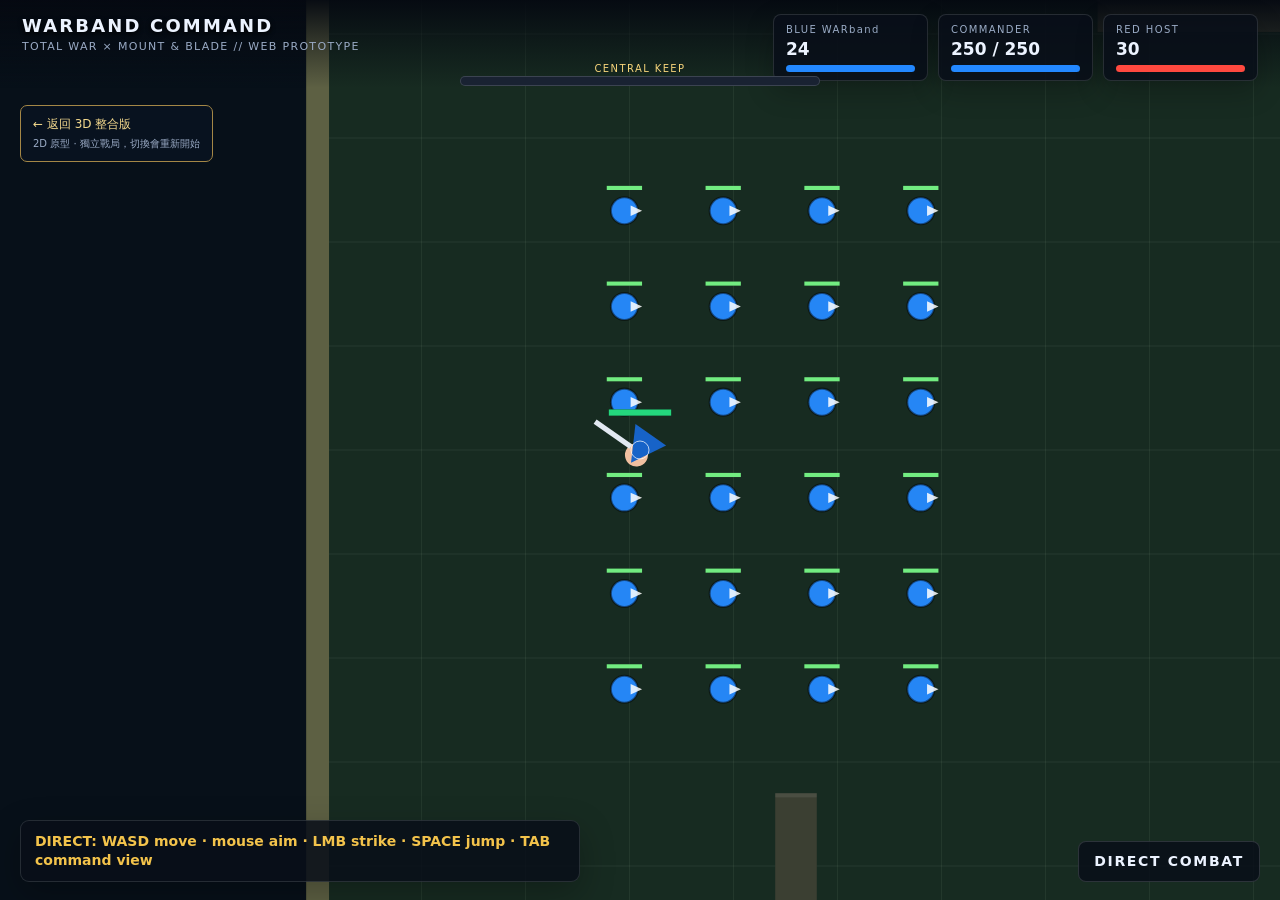
<file: classic/index.html>
<!doctype html>
<html lang="zh-Hant">
<head>
  <meta charset="utf-8" />
  <meta name="viewport" content="width=device-width,initial-scale=1" />
  <title>Warband Command — 2D 原型</title>
  <style>
    :root { color-scheme: dark; --ink:#ecf3ff; --muted:#9aabc5; --panel:rgba(9,14,25,.86); --blue:#2388ff; --red:#ff493f; --gold:#f3c34b; }
    * { box-sizing:border-box; }
    html,body { margin:0; width:100%; height:100%; overflow:hidden; background:#071019; color:var(--ink); font:14px/1.35 "Segoe UI",system-ui,sans-serif; }
    #game { position:fixed; inset:0; width:100%; height:100%; display:block; cursor:crosshair; }
    .top { pointer-events:none; position:fixed; left:0; right:0; top:0; height:88px; display:flex; align-items:flex-start; justify-content:space-between; padding:14px 22px; background:linear-gradient(180deg,rgba(5,9,17,.96),rgba(5,9,17,.45),transparent); }
    .brand { letter-spacing:.12em; font-weight:800; font-size:18px; text-transform:uppercase; text-shadow:0 2px 5px #000; }
    .sub { color:var(--muted); font-size:11px; letter-spacing:.12em; margin-top:2px; }
    .stats { display:flex; gap:10px; align-items:center; }
    .card { min-width:155px; padding:8px 12px; background:var(--panel); border:1px solid rgba(255,255,255,.12); border-radius:8px; box-shadow:0 10px 28px rgba(0,0,0,.24); }
    .label { color:var(--muted); font-size:10px; letter-spacing:.14em; }
    .value { font-weight:800; font-size:17px; margin-top:1px; }
    .bar { height:7px; margin-top:5px; border-radius:4px; background:#1e2838; overflow:hidden; }
    .bar i { display:block; height:100%; width:50%; background:var(--blue); transition:width .15s; }
    .bar.red i { background:var(--red); }
    .keep { position:fixed; left:50%; top:62px; transform:translateX(-50%); width:min(360px,40vw); text-align:center; pointer-events:none; }
    .keep .label { display:block; color:#f6d47a; }
    .keepbar { position:relative; height:10px; background:#192232; border:1px solid rgba(255,255,255,.15); border-radius:5px; overflow:hidden; }
    .keepbar i { position:absolute; top:0; bottom:0; left:50%; width:0; background:var(--blue); transition:all .2s; }
    .keepbar i.red { background:var(--red); }
    .bottom { position:fixed; left:20px; bottom:18px; max-width:560px; padding:11px 14px; border:1px solid rgba(255,255,255,.12); border-radius:9px; background:var(--panel); color:#d8e2f2; box-shadow:0 12px 34px rgba(0,0,0,.26); pointer-events:none; }
    .bottom b { color:var(--gold); }
    .mode { position:fixed; right:20px; bottom:18px; padding:10px 15px; border-radius:8px; background:var(--panel); border:1px solid rgba(255,255,255,.14); font-weight:800; letter-spacing:.12em; pointer-events:none; }
    .mode.command { color:var(--gold); border-color:rgba(243,195,75,.45); }
    #end { display:none; position:fixed; inset:0; place-items:center; background:rgba(0,0,0,.67); text-align:center; }
    #end.show { display:grid; }
    #end h1 { margin:0; font-size:clamp(30px,6vw,70px); letter-spacing:.05em; color:var(--gold); text-shadow:0 4px 20px #000; }
    #end.lose h1 { color:#ff6259; }
    #end p { color:#dbe8f8; font-size:16px; }
    .reticle { position:fixed; left:50%; top:50%; width:19px; height:19px; transform:translate(-50%,-50%); border:1px solid rgba(255,255,255,.7); border-radius:50%; pointer-events:none; }
    @media (max-width:700px) { .stats { gap:4px; } .card { min-width:88px; padding:6px 8px; } .card .label { font-size:8px; } .value { font-size:13px; } .keep { top:78px; } .bottom { font-size:11px; max-width:calc(100vw - 40px); } }
      .integrated-nav{position:fixed;top:105px;left:20px;z-index:10;padding:10px 12px;background:#091321ed;border:1px solid #a48746;border-radius:7px;font-size:12px}
    .integrated-nav a{color:#f3d98d;text-decoration:none}.integrated-nav small{display:block;color:#9aabc5;margin-top:5px}
    @media(max-width:700px){.brand{font-size:12px}.sub{max-width:150px;font-size:8px}.integrated-nav{top:120px;left:10px;font-size:11px}.bottom{bottom:65px}.keep{width:60vw}}
  </style>
</head>
<body>
  <canvas id="game"></canvas>
  <nav class="integrated-nav"><a href="../">← 返回 3D 整合版</a><small>2D 原型 · 獨立戰局，切換會重新開始</small></nav>
  <div class="top">
    <div><div class="brand">WARBAND COMMAND</div><div class="sub">TOTAL WAR × MOUNT &amp; BLADE // WEB PROTOTYPE</div></div>
    <div class="stats">
      <div class="card"><div class="label">BLUE WARband</div><div class="value" id="blue">24</div><div class="bar"><i id="blueBar"></i></div></div>
      <div class="card"><div class="label">COMMANDER</div><div class="value" id="heroText">250 / 250</div><div class="bar"><i id="heroBar"></i></div></div>
      <div class="card"><div class="label">RED HOST</div><div class="value" id="red">30</div><div class="bar red"><i id="redBar"></i></div></div>
    </div>
  </div>
  <div class="keep"><span class="label">CENTRAL KEEP</span><div class="keepbar"><i id="keepBar"></i></div></div>
  <div class="bottom"><b id="hintMode">DIRECT:</b></div>
  <div class="mode" id="mode">DIRECT COMBAT</div>
  <div class="reticle" id="reticle"></div>
  <div id="end"><div><h1 id="endTitle">VICTORY</h1><p id="endReason"></p><p>Press <b>R</b> to fight again</p></div></div>
  <script>
  (() => {
    'use strict';
    const canvas = document.getElementById('game');
    const ctx = canvas.getContext('2d');
    const ui = { blue:document.getElementById('blue'), red:document.getElementById('red'), blueBar:document.getElementById('blueBar'), redBar:document.getElementById('redBar'), heroText:document.getElementById('heroText'), heroBar:document.getElementById('heroBar'), keepBar:document.getElementById('keepBar'), mode:document.getElementById('mode'), hint:document.getElementById('hintMode'), reticle:document.getElementById('reticle'), end:document.getElementById('end'), endTitle:document.getElementById('endTitle'), endReason:document.getElementById('endReason') };
    const world = { w:2400, h:1600, keep:{x:0,y:0,r:245}, hero:{x:-890,y:0,r:24,hp:250,maxHp:250,angle:0,cool:0,attackFx:0}, units:[], mode:'direct', keys:new Set(), mouse:{x:0,y:0,down:false}, drag:null, selected:new Set(), capture:0, ended:false, win:false, time:0, view:{x:0,y:0,zoom:1} };
    let W=innerWidth, H=innerHeight, dpr=Math.min(devicePixelRatio||1,2);
    const clamp=(v,a,b)=>Math.max(a,Math.min(b,v));
    const dist=(a,b)=>Math.hypot(a.x-b.x,a.y-b.y);
    const norm=(x,y)=>{const n=Math.hypot(x,y)||1; return {x:x/n,y:y/n};};
    const alive=u=>u.hp>0;
    function resize(){ W=innerWidth; H=innerHeight; dpr=Math.min(devicePixelRatio||1,2); canvas.width=W*dpr; canvas.height=H*dpr; canvas.style.width=W+'px'; canvas.style.height=H+'px'; ctx.setTransform(dpr,0,0,dpr,0,0); }
    addEventListener('resize',resize); resize();
    function addUnit(team,x,y,row,col){ world.units.push({team,x,y,hp:100,maxHp:100,r:13,speed:team===0?108:98,angle:team===0?0:Math.PI,attack:0,flash:0,order:null,target:null,selected:false,row,col}); }
    function reset(){
      world.keys.clear(); world.drag=null; world.mouse.down=false; world.units=[]; world.selected.clear(); world.capture=0; world.ended=false; world.win=false; world.time=0; world.mode='direct'; world.hero={x:-890,y:0,r:24,hp:250,maxHp:250,angle:0,cool:0,attackFx:0};
      for(let r=0;r<4;r++) for(let c=0;c<6;c++) addUnit(0,-620-r*95,(c-2.5)*92,r,c);
      for(let r=0;r<5;r++) for(let c=0;c<6;c++) addUnit(1,730+r*92,(c-2.5)*92,r,c);
      ui.end.classList.remove('show','lose'); setMode('direct');
    }
    function setMode(m){ world.drag=null; world.mouse.down=false; world.mode=m; ui.mode.textContent=m==='command'?'COMMAND MODE':'DIRECT COMBAT'; ui.mode.classList.toggle('command',m==='command'); ui.hint.textContent=m==='command'?'COMMAND: drag select · Q all · RMB move / attack · TAB direct':'DIRECT: WASD move · mouse aim · LMB strike · SPACE jump · TAB command view'; ui.reticle.style.display=m==='command'?'none':'block'; canvas.style.cursor=m==='command'?'default':'crosshair'; }
    function screenToWorld(sx,sy){ const z=world.mode==='command'?.5:1.04; const vx=world.mode==='command'?0:world.hero.x; const vy=world.mode==='command'?0:world.hero.y; return {x:(sx-W/2)/z+vx,y:(sy-H/2)/z+vy}; }
    function worldToScreen(x,y){ const z=world.mode==='command'?.5:1.04; const vx=world.mode==='command'?0:world.hero.x; const vy=world.mode==='command'?0:world.hero.y; return {x:(x-vx)*z+W/2,y:(y-vy)*z+H/2}; }
    function unitAt(p){ let hit=null, best=42; for(const u of world.units){ if(!alive(u)) continue; const d=dist(u,p); if(d<best){best=d;hit=u;} } return hit; }
    function damage(u,n){ if(!u||!alive(u))return; u.hp-=n; u.flash=.12; if(u.hp<=0){u.hp=0; world.selected.delete(u);u.selected=false;} }
    function heroAttack(){ if(world.hero.cool>0||world.ended)return; world.hero.cool=.42; world.hero.attackFx=.22; let best=null,bd=235; for(const u of world.units){ if(u.team===0||!alive(u))continue; const d=dist(world.hero,u); if(d<bd){bd=d;best=u;} } if(best) damage(best,46); }
    function completeSelection(){ if(!world.drag)return; const a=world.drag.a,b=world.drag.b; const minX=Math.min(a.x,b.x),maxX=Math.max(a.x,b.x),minY=Math.min(a.y,b.y),maxY=Math.max(a.y,b.y); const click=Math.hypot(a.x-b.x,a.y-b.y)<12; world.selected.clear(); for(const u of world.units){u.selected=false;if(u.team!==0||!alive(u))continue; const s=worldToScreen(u.x,u.y); if(click?Math.hypot(s.x-b.x,s.y-b.y)<42:(s.x>=minX&&s.x<=maxX&&s.y>=minY&&s.y<=maxY)){u.selected=true;world.selected.add(u);} } world.drag=null; }
    function issueOrder(screenPoint=world.mouse){ if(world.selected.size===0)return; const p=screenToWorld(screenPoint.x,screenPoint.y); const target=unitAt(p); const selected=[...world.selected]; if(target&&target.team===1){for(const u of selected)u.target=target,u.order=null;return;} const cols=Math.max(1,Math.ceil(Math.sqrt(selected.length))); selected.forEach((u,i)=>{const row=Math.floor(i/cols),col=i%cols;u.target=null;u.order={x:p.x+(col-(cols-1)/2)*52,y:p.y-row*52};}); }
    function update(dt){
      if(world.ended)return; world.time+=dt; world.hero.cool=Math.max(0,world.hero.cool-dt); world.hero.attackFx=Math.max(0,world.hero.attackFx-dt);
      if(world.mode==='direct'){let dx=(world.keys.has('d')?1:0)-(world.keys.has('a')?1:0),dy=(world.keys.has('s')?1:0)-(world.keys.has('w')?1:0);if(dx||dy){const n=norm(dx,dy);world.hero.x+=n.x*360*dt;world.hero.y+=n.y*360*dt;} world.hero.x=clamp(world.hero.x,-world.worldHalfX(),world.worldHalfX());world.hero.y=clamp(world.hero.y,-world.worldHalfY(),world.worldHalfY()); const p=screenToWorld(world.mouse.x,world.mouse.y);world.hero.angle=Math.atan2(p.y-world.hero.y,p.x-world.hero.x); }
      for(const u of world.units){ if(!alive(u))continue; u.attack=Math.max(0,u.attack-dt);u.flash=Math.max(0,u.flash-dt); let t=u.target&&alive(u.target)&&u.target.team!==u.team?u.target:null; if(!t){u.target=null;let best=null,br=u.team===1?470:340; for(const v of world.units){if(!alive(v)||v.team===u.team)continue;const d=dist(u,v);if(d<br){br=d;best=v;}} if(u.team===1&&world.hero.hp>0&&dist(u,world.hero)<br){best=world.hero;br=dist(u,world.hero);} t=best;}
        let destination=t||u.order; if(destination){const dx=destination.x-u.x,dy=destination.y-u.y,d=Math.hypot(dx,dy);u.angle=Math.atan2(dy,dx);if(t&&d<48){if(u.attack<=0){u.attack=1.05+Math.random()*.25; if(t===world.hero)world.hero.hp=clamp(world.hero.hp-13,0,world.hero.maxHp);else damage(t,15);} }else if(!t||d>46){const n=norm(dx,dy);u.x+=n.x*u.speed*dt;u.y+=n.y*u.speed*dt;if(u.order&&d<20)u.order=null;} }
      }
      const blue=world.units.filter(u=>u.team===0&&alive(u)).length,red=world.units.filter(u=>u.team===1&&alive(u)).length; const bp=world.units.filter(u=>u.team===0&&alive(u)&&dist(u,world.keep)<world.keep.r).length+(dist(world.hero,world.keep)<world.keep.r?1:0),rp=world.units.filter(u=>u.team===1&&alive(u)&&dist(u,world.keep)<world.keep.r).length; if(bp>0&&rp===0)world.capture=clamp(world.capture+dt,-24,24);else if(rp>0&&bp===0)world.capture=clamp(world.capture-dt,-24,24); if(red===0)finish(true,'THE RED HOST IS BROKEN');else if(world.hero.hp<=0)finish(false,'YOUR COMMANDER HAS FALLEN');else if(blue===0)finish(false,'YOUR WARBAND WAS DESTROYED');else if(world.capture>=24)finish(true,'THE CENTRAL KEEP IS YOURS');else if(world.capture<=-24)finish(false,'THE ENEMY TOOK THE KEEP'); updateUI(blue,red); }
    world.worldHalfX=()=>world.w/2-30; world.worldHalfY=()=>world.h/2-30;
    function finish(win,reason){world.ended=true;world.win=win;ui.endTitle.textContent=win?'VICTORY':'DEFEAT';ui.endReason.textContent=reason;ui.end.classList.toggle('lose',!win);ui.end.classList.add('show');}
    function updateUI(blue,red){ui.blue.textContent=String(blue).padStart(2,'0');ui.red.textContent=String(red).padStart(2,'0');ui.blueBar.style.width=(blue/24*100)+'%';ui.redBar.style.width=(red/30*100)+'%';ui.heroText.textContent=Math.ceil(world.hero.hp)+' / '+world.hero.maxHp;ui.heroBar.style.width=(world.hero.hp/world.hero.maxHp*100)+'%';const pct=world.capture/24;ui.keepBar.classList.toggle('red',pct<0);ui.keepBar.style.left=pct>=0?'50%':(50+pct*50)+'%';ui.keepBar.style.width=Math.abs(pct*50)+'%';}
    function circle(x,y,r,fill,stroke,lw=1){ctx.beginPath();ctx.arc(x,y,r,0,Math.PI*2);if(fill){ctx.fillStyle=fill;ctx.fill();}if(stroke){ctx.lineWidth=lw;ctx.strokeStyle=stroke;ctx.stroke();}}
    function render(){ctx.clearRect(0,0,W,H);const z=world.mode==='command'?.5:1.04;const cx=world.mode==='command'?0:world.hero.x;const cy=world.mode==='command'?0:world.hero.y;ctx.save();ctx.translate(W/2,H/2);ctx.scale(z,z);ctx.translate(-cx,-cy);ctx.fillStyle='#172b21';ctx.fillRect(-world.w/2,-world.h/2,world.w,world.h);ctx.strokeStyle='rgba(205,231,207,.08)';ctx.lineWidth=1/z;for(let x=-world.w/2;x<=world.w/2;x+=100){ctx.beginPath();ctx.moveTo(x,-world.h/2);ctx.lineTo(x,world.h/2);ctx.stroke();}for(let y=-world.h/2;y<=world.h/2;y+=100){ctx.beginPath();ctx.moveTo(-world.w/2,y);ctx.lineTo(world.w/2,y);ctx.stroke();}
      ctx.strokeStyle='#5d6043';ctx.lineWidth=22;ctx.strokeRect(-world.w/2,-world.h/2,world.w,world.h); for(const b of [[-450,-440,250,38],[250,350,340,38],[700,-250,40,280],[-760,330,40,220]]){ctx.fillStyle='#3b3f32';ctx.fillRect(b[0],b[1],b[2],b[3]);ctx.fillStyle='rgba(255,255,255,.08)';ctx.fillRect(b[0],b[1],b[2],4);}
      circle(world.keep.x,world.keep.y,world.keep.r,'rgba(196,157,46,.10)','#c5a347',4); circle(world.keep.x,world.keep.y,145,'rgba(67,57,30,.70)','#a7883b',2);ctx.fillStyle='#c7a94d';ctx.fillRect(-7,-115,14,115);ctx.fillStyle=world.capture>=0?'#2c8aff':'#ff4b42';ctx.beginPath();ctx.moveTo(7,-112);ctx.lineTo(78,-90);ctx.lineTo(7,-65);ctx.closePath();ctx.fill();
      for(const u of world.units){if(!alive(u))continue; const selected=u.selected;circle(u.x,u.y,u.r,u.team===0?'#2586f5':'#f04b43',selected?'#f3c34b':'rgba(0,0,0,.45)',selected?3:2);ctx.save();ctx.translate(u.x,u.y);ctx.rotate(u.angle);ctx.fillStyle='rgba(255,255,255,.85)';ctx.beginPath();ctx.moveTo(17,0);ctx.lineTo(6,-5);ctx.lineTo(6,5);ctx.closePath();ctx.fill();ctx.restore();ctx.fillStyle='rgba(0,0,0,.75)';ctx.fillRect(u.x-17,u.y-u.r-11,34,4);ctx.fillStyle='#72ec81';ctx.fillRect(u.x-17,u.y-u.r-11,34*u.hp/u.maxHp,4);if(selected){ctx.strokeStyle='#f3c34b';ctx.setLineDash([5,4]);ctx.beginPath();ctx.arc(u.x,u.y,22,0,Math.PI*2);ctx.stroke();ctx.setLineDash([]);}}
      const h=world.hero;ctx.save();ctx.translate(h.x,h.y);ctx.rotate(h.angle);ctx.fillStyle='#f1c0a0';ctx.beginPath();ctx.arc(0,-6,11,0,Math.PI*2);ctx.fill();ctx.fillStyle='#1763c8';ctx.beginPath();ctx.moveTo(-18,18);ctx.lineTo(0,-15);ctx.lineTo(18,18);ctx.closePath();ctx.fill();ctx.fillStyle='#e2e9f2';ctx.fillRect(9,-5,42,5);if(h.attackFx>0){ctx.strokeStyle='#f7e2a3';ctx.lineWidth=7;ctx.beginPath();ctx.arc(0,0,54,-.8,.8);ctx.stroke();}ctx.restore();ctx.fillStyle='rgba(0,0,0,.8)';ctx.fillRect(h.x-30,h.y-39,60,6);ctx.fillStyle='#24d77d';ctx.fillRect(h.x-30,h.y-39,60*h.hp/h.maxHp,6);if(world.drag){ctx.restore();ctx.strokeStyle='rgba(74,173,255,.95)';ctx.fillStyle='rgba(74,173,255,.12)';const a=world.drag.a,b=world.drag.b;ctx.fillRect(Math.min(a.x,b.x),Math.min(a.y,b.y),Math.abs(a.x-b.x),Math.abs(a.y-b.y));ctx.strokeRect(Math.min(a.x,b.x),Math.min(a.y,b.y),Math.abs(a.x-b.x),Math.abs(a.y-b.y));return;}ctx.restore(); }
    function frame(t){if(!frame.last)frame.last=t;const dt=Math.min(.04,(t-frame.last)/1000);frame.last=t;update(dt);render();requestAnimationFrame(frame);} 
    addEventListener('keydown',e=>{const k=e.key.toLowerCase();if(e.target.closest('a,button,input,textarea')||e.ctrlKey||e.metaKey||e.altKey)return;if(e.repeat&&['tab','q','r',' '].includes(k)){e.preventDefault();return;}if(k==='tab'){e.preventDefault();setMode(world.mode==='direct'?'command':'direct');return;}if(k==='q'&&world.mode==='command'){world.selected.clear();for(const u of world.units)if(u.team===0&&alive(u)){u.selected=true;world.selected.add(u);}return;}if(k==='r'){reset();return;}world.keys.add(k);if(k===' '){e.preventDefault();world.hero.y-=20;}}); addEventListener('keyup',e=>world.keys.delete(e.key.toLowerCase()));
    canvas.addEventListener('mousemove',e=>{const rect=canvas.getBoundingClientRect();world.mouse.x=e.clientX-rect.left;world.mouse.y=e.clientY-rect.top;if(world.drag)world.drag.b={x:world.mouse.x,y:world.mouse.y};});
    canvas.addEventListener('mousedown',e=>{const rect=canvas.getBoundingClientRect();const point={x:e.clientX-rect.left,y:e.clientY-rect.top};world.mouse.x=point.x;world.mouse.y=point.y;e.preventDefault();if(world.mode==='direct'){if(e.button===0){world.mouse.down=true;heroAttack();}}else if(e.button===0){world.drag={a:point,b:point};}else if(e.button===2){issueOrder(point);}});addEventListener('mouseup',e=>{if(world.mode==='direct'){if(e.button===0)world.mouse.down=false;}else if(e.button===0)completeSelection();});canvas.addEventListener('contextmenu',e=>e.preventDefault());
    addEventListener('blur',()=>{world.keys.clear();world.drag=null;world.mouse.down=false;});
    reset(); requestAnimationFrame(frame);
  })();
  </script>
</body>
</html>
</file>
